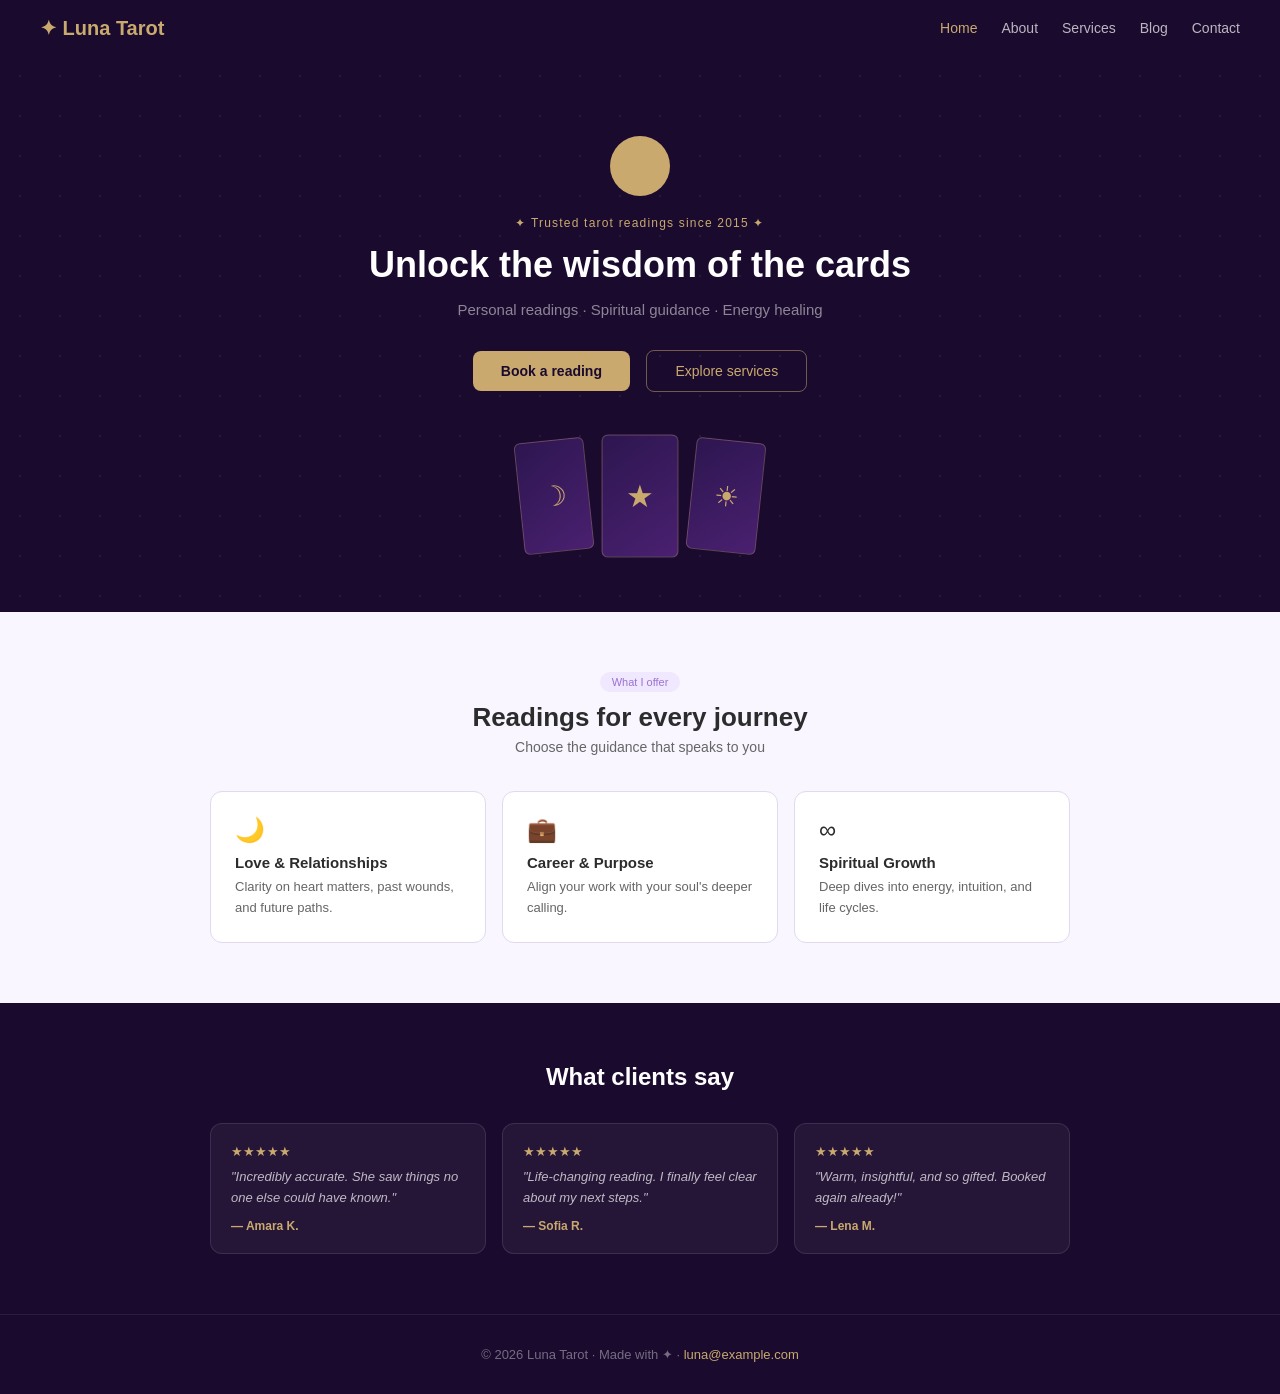
<file: index.html>
<!DOCTYPE html>
<html lang="en">
<head>
  <meta charset="UTF-8" />
  <meta name="viewport" content="width=device-width, initial-scale=1.0" />
  <title>Luna Tarot</title>
  <link rel="stylesheet" href="assets/css/style.css" />
</head>
<body>

<nav>
  <a class="nav-logo" href="index.html">✦ Luna Tarot</a>
  <ul class="nav-links"></ul>
</nav>

<section class="hero">
  <div class="hero-content">
    <div class="hero-moon"></div>
    <p class="hero-badge" id="hero-badge"></p>
    <h1 id="hero-title"></h1>
    <p class="hero-sub" id="hero-sub"></p>
    <a href="contact.html" class="btn-primary" id="btn-primary"></a>
    <a href="services.html" class="btn-secondary" id="btn-secondary"></a>
    <div class="hero-cards">
      <div class="tarot-card left">☽</div>
      <div class="tarot-card center">★</div>
      <div class="tarot-card right">☀</div>
    </div>
  </div>
</section>

<section class="section">
  <div class="section-center">
    <span class="section-chip">What I offer</span>
    <h2>Readings for every journey</h2>
    <p class="section-sub">Choose the guidance that speaks to you</p>
  </div>
  <div class="feat-grid" id="feat-grid"></div>
</section>

<section class="testimonials">
  <h2>What clients say</h2>
  <div class="t-grid">
    <div class="t-card"><div class="t-stars">★★★★★</div><p class="t-text">"Incredibly accurate. She saw things no one else could have known."</p><p class="t-name">— Amara K.</p></div>
    <div class="t-card"><div class="t-stars">★★★★★</div><p class="t-text">"Life-changing reading. I finally feel clear about my next steps."</p><p class="t-name">— Sofia R.</p></div>
    <div class="t-card"><div class="t-stars">★★★★★</div><p class="t-text">"Warm, insightful, and so gifted. Booked again already!"</p><p class="t-name">— Lena M.</p></div>
  </div>
</section>

<footer><p></p></footer>

<script src="assets/js/main.js"></script>
<script>
(async () => {
  const d = await fetch('config/home.json').then(r => r.json());
  document.getElementById('hero-badge').textContent = '✦  ' + d.hero_badge + '  ✦';
  document.getElementById('hero-title').textContent = d.hero_title;
  document.getElementById('hero-sub').textContent = d.hero_subtitle;
  document.getElementById('btn-primary').textContent = d.btn_primary;
  document.getElementById('btn-secondary').textContent = d.btn_secondary;
  document.getElementById('feat-grid').innerHTML = d.features.map(f =>
    `<div class="feat-card"><div class="feat-icon">${f.icon}</div><h3>${f.title}</h3><p>${f.desc}</p></div>`
  ).join('');
})();
</script>
</body>
</html>
</file>
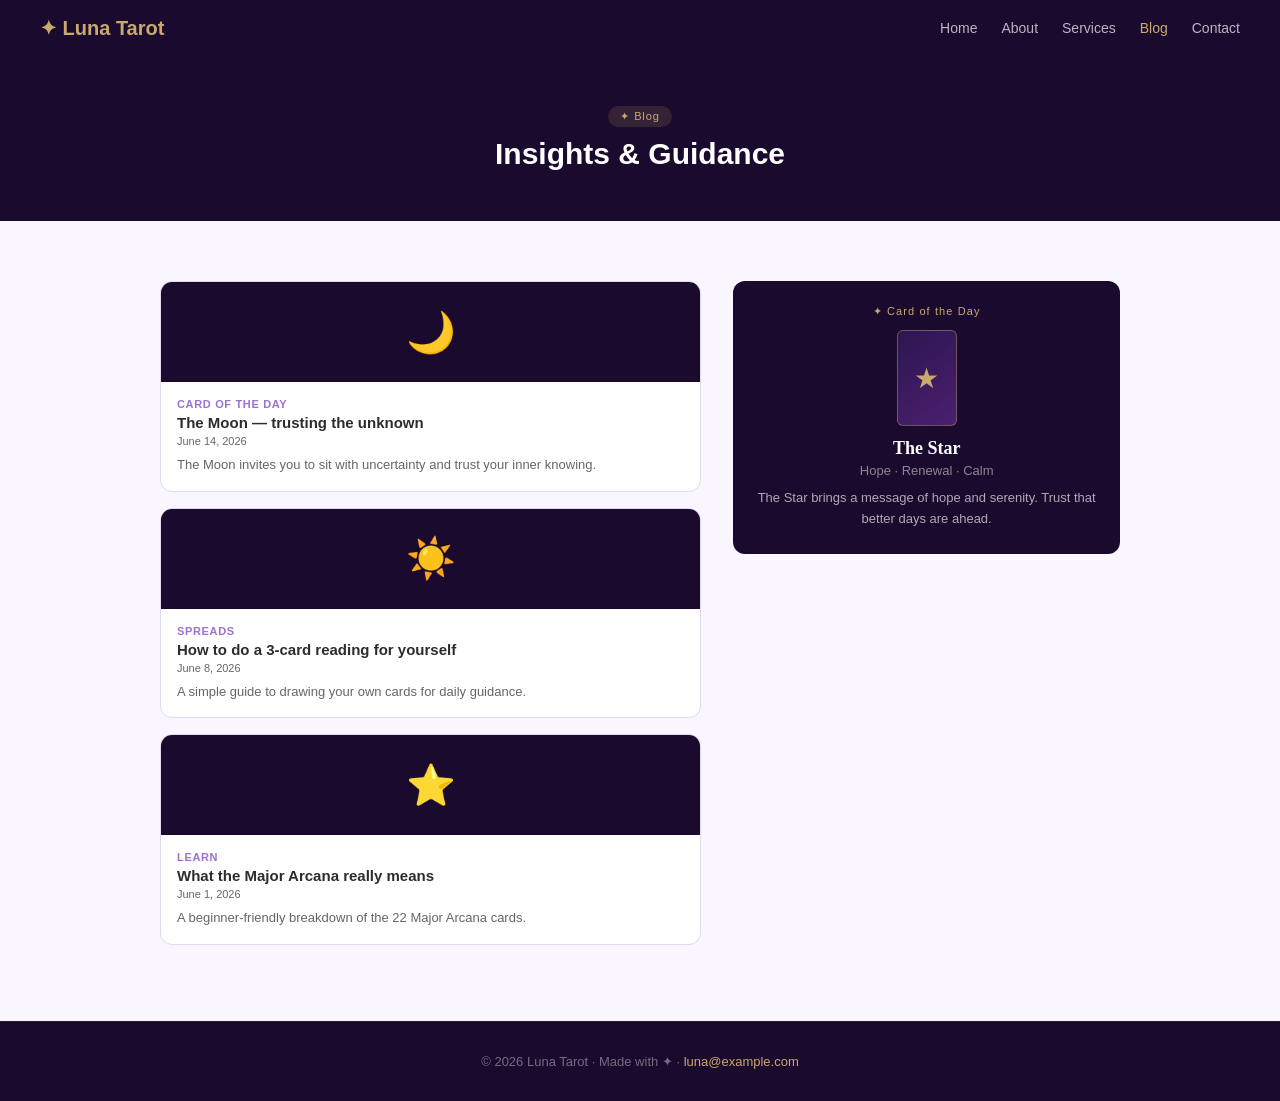
<file: blog.html>
<!DOCTYPE html>
<html lang="en">
<head>
  <meta charset="UTF-8" />
  <meta name="viewport" content="width=device-width, initial-scale=1.0" />
  <title>Blog | Luna Tarot</title>
  <link rel="stylesheet" href="assets/css/style.css" />
</head>
<body>

<nav>
  <a class="nav-logo" href="index.html">✦ Luna Tarot</a>
  <ul class="nav-links"></ul>
</nav>

<div class="page-header">
  <span class="chip">✦ Blog</span>
  <h1 id="page-title"></h1>
</div>

<section class="section">
  <div class="blog-layout">
    <div id="posts-list"></div>
    <div>
      <div class="cotd-box" id="cotd-box"></div>
    </div>
  </div>
</section>

<footer><p></p></footer>

<script src="assets/js/main.js"></script>
<script>
(async () => {
  const d = await fetch('config/blog.json').then(r => r.json());
  document.getElementById('page-title').textContent = d.page_title;
  document.getElementById('posts-list').innerHTML = d.posts.map(p => `
    <div class="blog-card">
      <div class="blog-emoji">${p.emoji}</div>
      <div class="blog-body">
        <p class="blog-cat">${p.category}</p>
        <p class="blog-title">${p.title}</p>
        <p class="blog-date">${p.date}</p>
        <p class="blog-excerpt">${p.excerpt}</p>
      </div>
    </div>
  `).join('');
  const c = d.card_of_the_day;
  document.getElementById('cotd-box').innerHTML = `
    <p class="cotd-label">✦ Card of the Day</p>
    <div class="cotd-card">★</div>
    <p class="cotd-name">${c.name}</p>
    <p class="cotd-meaning">${c.meaning}</p>
    <p class="cotd-desc">${c.description}</p>
  `;
})();
</script>
</body>
</html>
</file>
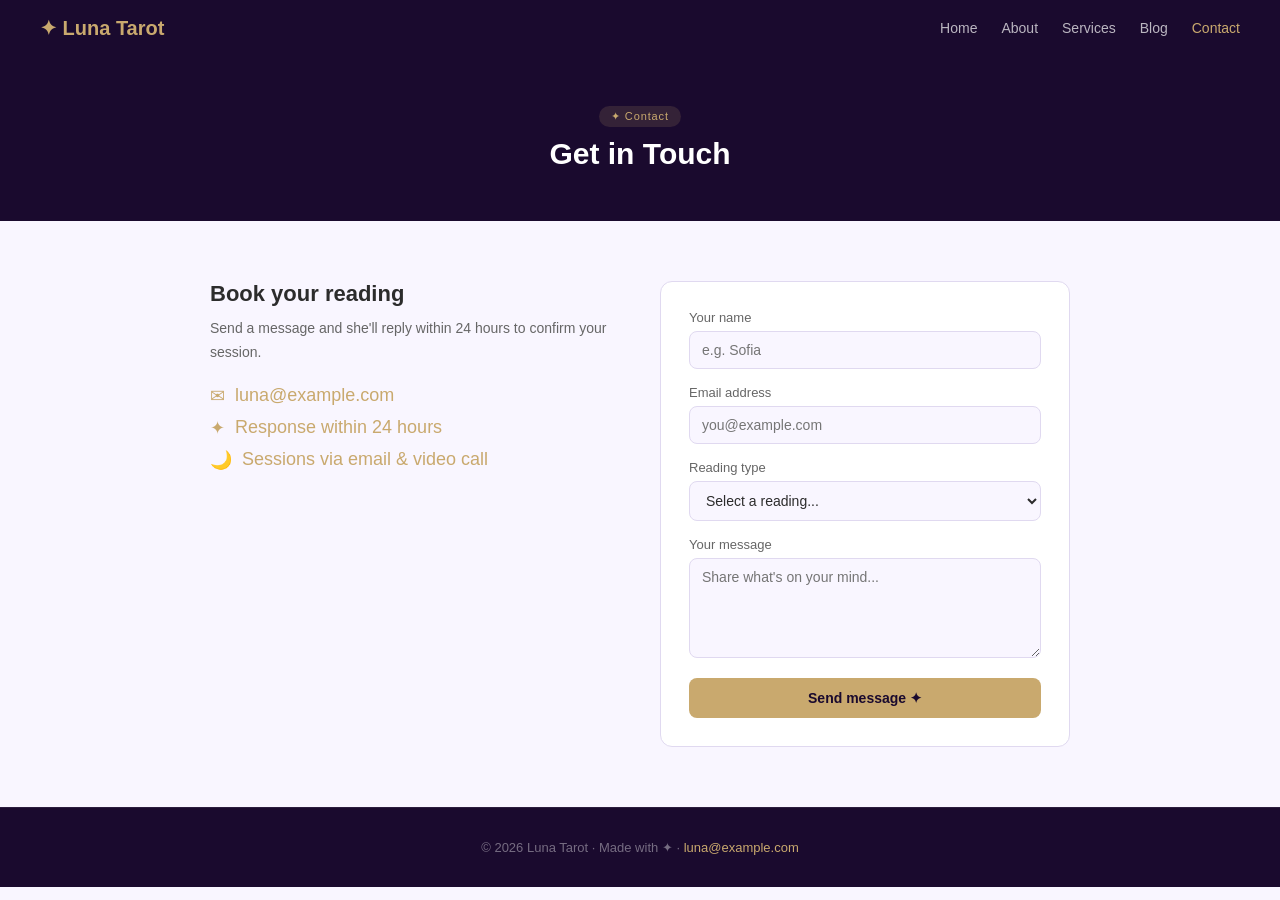
<file: contact.html>
<!DOCTYPE html>
<html lang="en">
<head>
  <meta charset="UTF-8" />
  <meta name="viewport" content="width=device-width, initial-scale=1.0" />
  <title>Contact | Luna Tarot</title>
  <link rel="stylesheet" href="assets/css/style.css" />
</head>
<body>

<nav>
  <a class="nav-logo" href="index.html">✦ Luna Tarot</a>
  <ul class="nav-links"></ul>
</nav>

<div class="page-header">
  <span class="chip">✦ Contact</span>
  <h1 id="page-title"></h1>
</div>

<section class="section">
  <div class="contact-layout">
    <div class="contact-info">
      <h3 id="contact-subtitle"></h3>
      <p id="contact-desc"></p>
      <div class="contact-detail"><span>✉</span><span id="contact-email"></span></div>
      <div class="contact-detail"><span>✦</span><span>Response within 24 hours</span></div>
      <div class="contact-detail"><span>🌙</span><span>Sessions via email & video call</span></div>
    </div>
    <div class="contact-form">
      <div class="form-group"><label>Your name</label><input type="text" id="f-name" placeholder="e.g. Sofia" /></div>
      <div class="form-group"><label>Email address</label><input type="email" id="f-email" placeholder="you@example.com" /></div>
      <div class="form-group">
        <label>Reading type</label>
        <select id="f-type">
          <option value="">Select a reading...</option>
          <option>Single Card Reading</option>
          <option>Celtic Cross Spread</option>
          <option>Love & Relationship</option>
          <option>Annual Forecast</option>
        </select>
      </div>
      <div class="form-group"><label>Your message</label><textarea id="f-msg" placeholder="Share what's on your mind..."></textarea></div>
      <button class="submit-btn" onclick="submitForm()">Send message ✦</button>
      <div class="success-msg" id="success-msg"></div>
    </div>
  </div>
</section>

<footer><p></p></footer>

<script src="assets/js/main.js"></script>
<script>
(async () => {
  const [d, g] = await Promise.all([
    fetch('config/contact.json').then(r => r.json()),
    fetch('config/global.json').then(r => r.json())
  ]);
  document.getElementById('page-title').textContent = d.page_title;
  document.getElementById('contact-subtitle').textContent = d.subtitle;
  document.getElementById('contact-desc').textContent = d.description;
  document.getElementById('contact-email').textContent = g.email;
  window._confirmMsg = d.confirmation_message;
})();

function submitForm() {
  const name = document.getElementById('f-name').value.trim();
  const email = document.getElementById('f-email').value.trim();
  if (!name || !email) { alert('Please enter your name and email.'); return; }
  const msg = document.getElementById('success-msg');
  msg.textContent = window._confirmMsg || 'Thank you! Your message has been sent. ✦';
  msg.style.display = 'block';
  ['f-name','f-email','f-type','f-msg'].forEach(id => document.getElementById(id).value = '');
}
</script>
</body>
</html>
</file>
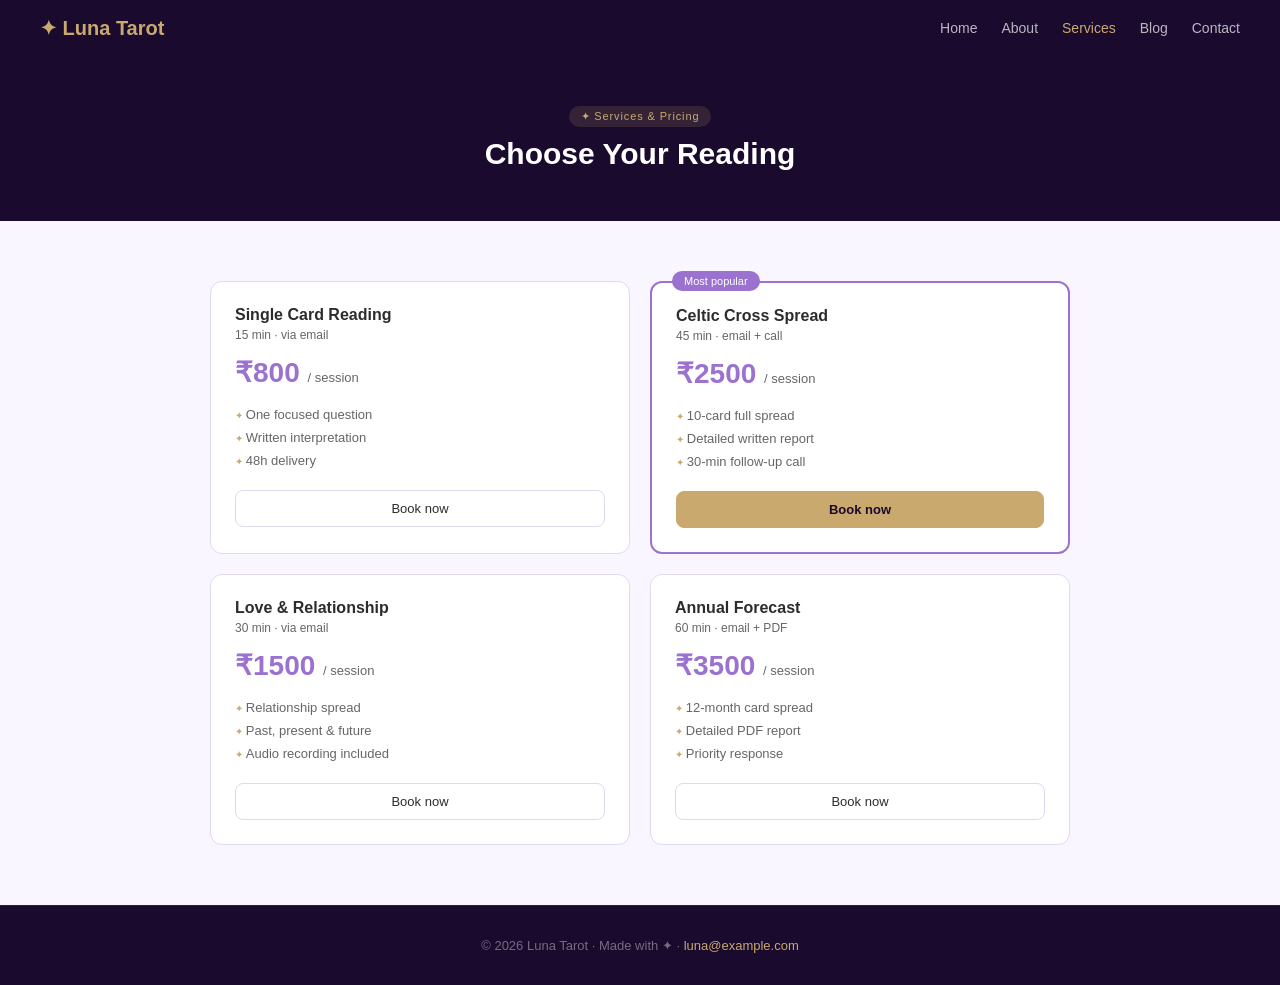
<file: services.html>
<!DOCTYPE html>
<html lang="en">
<head>
  <meta charset="UTF-8" />
  <meta name="viewport" content="width=device-width, initial-scale=1.0" />
  <title>Services | Luna Tarot</title>
  <link rel="stylesheet" href="assets/css/style.css" />
</head>
<body>

<nav>
  <a class="nav-logo" href="index.html">✦ Luna Tarot</a>
  <ul class="nav-links"></ul>
</nav>

<div class="page-header">
  <span class="chip" id="page-chip">✦ Services & Pricing</span>
  <h1 id="page-title"></h1>
</div>

<section class="section">
  <div class="services-grid" id="services-grid"></div>
</section>

<footer><p></p></footer>

<script src="assets/js/main.js"></script>
<script>
(async () => {
  const [d, g] = await Promise.all([
    fetch('config/services.json').then(r => r.json()),
    fetch('config/global.json').then(r => r.json())
  ]);
  document.getElementById('page-title').textContent = d.page_title;
  document.getElementById('services-grid').innerHTML = d.services.map(s => `
    <div class="svc-card ${s.popular ? 'popular' : ''}">
      ${s.popular ? '<span class="popular-badge">Most popular</span>' : ''}
      <p class="svc-name">${s.name}</p>
      <p class="svc-dur">${s.duration}</p>
      <p class="svc-price">${g.currency}${s.price} <span>/ session</span></p>
      <ul class="svc-features">${s.features.map(f => `<li>${f}</li>`).join('')}</ul>
      <a href="contact.html" class="svc-btn ${s.popular ? 'gold' : ''}">Book now</a>
    </div>
  `).join('');
})();
</script>
</body>
</html>
</file>
<file: assets/css/style.css>
* { margin: 0; padding: 0; box-sizing: border-box; }

:root {
  --dark: #1a0a2e;
  --gold: #c9a96e;
  --purple: #9b72cf;
  --white: #fff;
  --light-bg: #f9f6ff;
  --text: #2c2c2c;
  --muted: #666;
  --border: #e0d9f0;
}

body { font-family: 'Segoe UI', sans-serif; color: var(--text); background: var(--light-bg); }

/* NAV */
nav { background: var(--dark); padding: 16px 40px; display: flex; justify-content: space-between; align-items: center; position: sticky; top: 0; z-index: 100; }
.nav-logo { color: var(--gold); font-size: 20px; font-weight: 600; text-decoration: none; }
.nav-links { display: flex; gap: 24px; list-style: none; }
.nav-links a { color: rgba(255,255,255,0.7); text-decoration: none; font-size: 14px; transition: color 0.2s; }
.nav-links a:hover, .nav-links a.active { color: var(--gold); }

/* HERO */
.hero { background: var(--dark); padding: 80px 40px 60px; text-align: center; position: relative; overflow: hidden; }
.hero::before { content: ''; position: absolute; inset: 0; background-image: radial-gradient(circle, rgba(201,169,110,0.3) 1px, transparent 1px); background-size: 40px 40px; opacity: 0.3; }
.hero-content { position: relative; }
.hero-moon { width: 60px; height: 60px; background: var(--gold); border-radius: 50%; margin: 0 auto 20px; }
.hero-badge { font-size: 12px; color: var(--gold); letter-spacing: 0.1em; margin-bottom: 12px; }
.hero h1 { font-size: 36px; color: var(--white); font-weight: 600; margin-bottom: 12px; line-height: 1.3; }
.hero-sub { font-size: 15px; color: rgba(255,255,255,0.5); margin-bottom: 32px; }
.btn-primary { background: var(--gold); color: var(--dark); padding: 12px 28px; border-radius: 8px; font-size: 14px; font-weight: 600; text-decoration: none; display: inline-block; }
.btn-secondary { border: 1px solid rgba(201,169,110,0.5); color: var(--gold); padding: 12px 28px; border-radius: 8px; font-size: 14px; text-decoration: none; display: inline-block; margin-left: 12px; }
.hero-cards { display: flex; justify-content: center; gap: 16px; margin-top: 48px; }
.tarot-card { width: 70px; height: 112px; background: linear-gradient(145deg,#2d1650,#4a2070); border: 1px solid rgba(201,169,110,0.3); border-radius: 6px; display: flex; align-items: center; justify-content: center; font-size: 28px; color: var(--gold); }
.tarot-card.center { transform: scale(1.1); }
.tarot-card.left { transform: rotate(-6deg); }
.tarot-card.right { transform: rotate(6deg); }

/* SECTIONS */
.section { padding: 60px 40px; }
.section-center { text-align: center; margin-bottom: 36px; }
.section-chip { display: inline-block; background: #f0e8ff; color: var(--purple); font-size: 11px; padding: 4px 12px; border-radius: 20px; margin-bottom: 10px; }
.section h2 { font-size: 26px; font-weight: 600; margin-bottom: 6px; }
.section-sub { font-size: 14px; color: var(--muted); }

/* FEATURE GRID */
.feat-grid { display: grid; grid-template-columns: repeat(3, 1fr); gap: 16px; max-width: 860px; margin: 0 auto; }
.feat-card { background: var(--white); border: 1px solid var(--border); border-radius: 12px; padding: 24px; }
.feat-icon { font-size: 24px; margin-bottom: 10px; }
.feat-card h3 { font-size: 15px; font-weight: 600; margin-bottom: 6px; }
.feat-card p { font-size: 13px; color: var(--muted); line-height: 1.6; }

/* SERVICES */
.services-grid { display: grid; grid-template-columns: repeat(2, 1fr); gap: 20px; max-width: 860px; margin: 0 auto; }
.svc-card { background: var(--white); border: 1px solid var(--border); border-radius: 12px; padding: 24px; position: relative; }
.svc-card.popular { border: 2px solid var(--purple); }
.popular-badge { position: absolute; top: -12px; left: 20px; background: var(--purple); color: var(--white); font-size: 11px; padding: 4px 12px; border-radius: 20px; }
.svc-name { font-size: 16px; font-weight: 600; margin-bottom: 4px; }
.svc-dur { font-size: 12px; color: var(--muted); margin-bottom: 14px; }
.svc-price { font-size: 28px; font-weight: 700; color: var(--purple); margin-bottom: 14px; }
.svc-price span { font-size: 13px; color: var(--muted); font-weight: 400; }
.svc-features { list-style: none; margin-bottom: 18px; }
.svc-features li { font-size: 13px; color: var(--muted); padding: 4px 0; }
.svc-features li::before { content: '✦ '; color: var(--gold); font-size: 10px; }
.svc-btn { display: block; text-align: center; padding: 10px; border: 1px solid var(--border); border-radius: 8px; font-size: 13px; color: var(--text); text-decoration: none; }
.svc-btn.gold { background: var(--gold); border-color: var(--gold); color: var(--dark); font-weight: 600; }

/* TESTIMONIALS */
.testimonials { background: var(--dark); padding: 60px 40px; }
.testimonials h2 { color: var(--white); text-align: center; font-size: 24px; margin-bottom: 32px; }
.t-grid { display: grid; grid-template-columns: repeat(3, 1fr); gap: 16px; max-width: 860px; margin: 0 auto; }
.t-card { background: rgba(255,255,255,0.05); border: 1px solid rgba(255,255,255,0.1); border-radius: 12px; padding: 20px; }
.t-stars { color: var(--gold); margin-bottom: 8px; font-size: 13px; }
.t-text { font-size: 13px; color: rgba(255,255,255,0.7); font-style: italic; line-height: 1.6; margin-bottom: 10px; }
.t-name { font-size: 12px; color: var(--gold); font-weight: 600; }

/* ABOUT */
.about-grid { display: grid; grid-template-columns: 1fr 1fr; gap: 40px; max-width: 860px; margin: 0 auto; align-items: center; }
.about-img { width: 100%; aspect-ratio: 3/4; background: linear-gradient(145deg,#2d1650,#4a2070); border-radius: 12px; display: flex; align-items: center; justify-content: center; font-size: 80px; }
.about-name { font-size: 26px; font-weight: 600; margin-bottom: 4px; }
.about-title { font-size: 14px; color: var(--purple); margin-bottom: 16px; }
.about-bio { font-size: 14px; color: var(--muted); line-height: 1.8; margin-bottom: 24px; }
.values-grid { display: grid; grid-template-columns: repeat(3, 1fr); gap: 12px; }
.value-card { background: var(--white); border: 1px solid var(--border); border-radius: 10px; padding: 14px; text-align: center; }
.value-card .icon { font-size: 20px; margin-bottom: 6px; }
.value-card h4 { font-size: 13px; font-weight: 600; margin-bottom: 4px; }
.value-card p { font-size: 11px; color: var(--muted); line-height: 1.4; }

/* BLOG */
.blog-layout { display: grid; grid-template-columns: 1.4fr 1fr; gap: 32px; max-width: 960px; margin: 0 auto; }
.blog-card { background: var(--white); border: 1px solid var(--border); border-radius: 12px; overflow: hidden; margin-bottom: 16px; }
.blog-emoji { height: 100px; background: var(--dark); display: flex; align-items: center; justify-content: center; font-size: 40px; }
.blog-body { padding: 16px; }
.blog-cat { font-size: 11px; color: var(--purple); font-weight: 600; text-transform: uppercase; letter-spacing: 0.06em; margin-bottom: 4px; }
.blog-title { font-size: 15px; font-weight: 600; margin-bottom: 4px; }
.blog-date { font-size: 11px; color: var(--muted); margin-bottom: 8px; }
.blog-excerpt { font-size: 13px; color: var(--muted); line-height: 1.5; }
.cotd-box { background: var(--dark); border-radius: 12px; padding: 24px; text-align: center; }
.cotd-label { font-size: 11px; color: var(--gold); letter-spacing: 0.1em; margin-bottom: 12px; }
.cotd-card { width: 60px; height: 96px; background: linear-gradient(145deg,#2d1650,#4a2070); border: 1px solid rgba(201,169,110,0.4); border-radius: 6px; margin: 0 auto 12px; display: flex; align-items: center; justify-content: center; font-size: 28px; color: var(--gold); }
.cotd-name { font-size: 18px; font-weight: 600; color: var(--white); margin-bottom: 4px; font-family: Georgia, serif; }
.cotd-meaning { font-size: 13px; color: rgba(255,255,255,0.5); margin-bottom: 10px; }
.cotd-desc { font-size: 13px; color: rgba(255,255,255,0.65); line-height: 1.6; }

/* CONTACT */
.contact-layout { display: grid; grid-template-columns: 1fr 1fr; gap: 40px; max-width: 860px; margin: 0 auto; }
.contact-info h3 { font-size: 22px; font-weight: 600; margin-bottom: 10px; }
.contact-info p { font-size: 14px; color: var(--muted); line-height: 1.7; margin-bottom: 20px; }
.contact-detail { display: flex; align-items: center; gap: 10px; font-size: 14px; color: var(--muted); margin-bottom: 10px; }
.contact-detail span { color: var(--gold); font-size: 18px; }
.contact-form { background: var(--white); border: 1px solid var(--border); border-radius: 12px; padding: 28px; }
.form-group { margin-bottom: 16px; }
.form-group label { display: block; font-size: 13px; color: var(--muted); margin-bottom: 6px; }
.form-group input, .form-group textarea, .form-group select { width: 100%; padding: 10px 12px; border: 1px solid var(--border); border-radius: 8px; font-size: 14px; font-family: inherit; color: var(--text); background: var(--light-bg); outline: none; }
.form-group input:focus, .form-group textarea:focus, .form-group select:focus { border-color: var(--purple); }
.form-group textarea { height: 100px; resize: vertical; }
.submit-btn { width: 100%; padding: 12px; background: var(--gold); border: none; border-radius: 8px; font-size: 14px; font-weight: 600; color: var(--dark); cursor: pointer; }
.success-msg { display: none; background: #f0fff4; border: 1px solid #68d391; color: #276749; padding: 12px 16px; border-radius: 8px; font-size: 14px; margin-top: 12px; }

/* PAGE HEADER (non-home pages) */
.page-header { background: var(--dark); padding: 50px 40px; text-align: center; }
.page-header .chip { display: inline-block; background: rgba(201,169,110,0.15); color: var(--gold); font-size: 11px; padding: 4px 12px; border-radius: 20px; margin-bottom: 10px; letter-spacing: 0.08em; }
.page-header h1 { font-size: 30px; color: var(--white); font-weight: 600; }

/* FOOTER */
footer { background: var(--dark); padding: 32px 40px; text-align: center; border-top: 1px solid rgba(255,255,255,0.08); }
footer p { font-size: 13px; color: rgba(255,255,255,0.4); }
footer a { color: var(--gold); text-decoration: none; }

/* RESPONSIVE */
@media (max-width: 700px) {
  nav { padding: 14px 20px; }
  .nav-links { gap: 14px; }
  .hero { padding: 50px 20px 40px; }
  .hero h1 { font-size: 26px; }
  .section { padding: 40px 20px; }
  .feat-grid, .t-grid, .values-grid { grid-template-columns: 1fr; }
  .services-grid, .about-grid, .blog-layout, .contact-layout { grid-template-columns: 1fr; }
  .btn-secondary { margin-left: 0; margin-top: 10px; }
}
</file>
